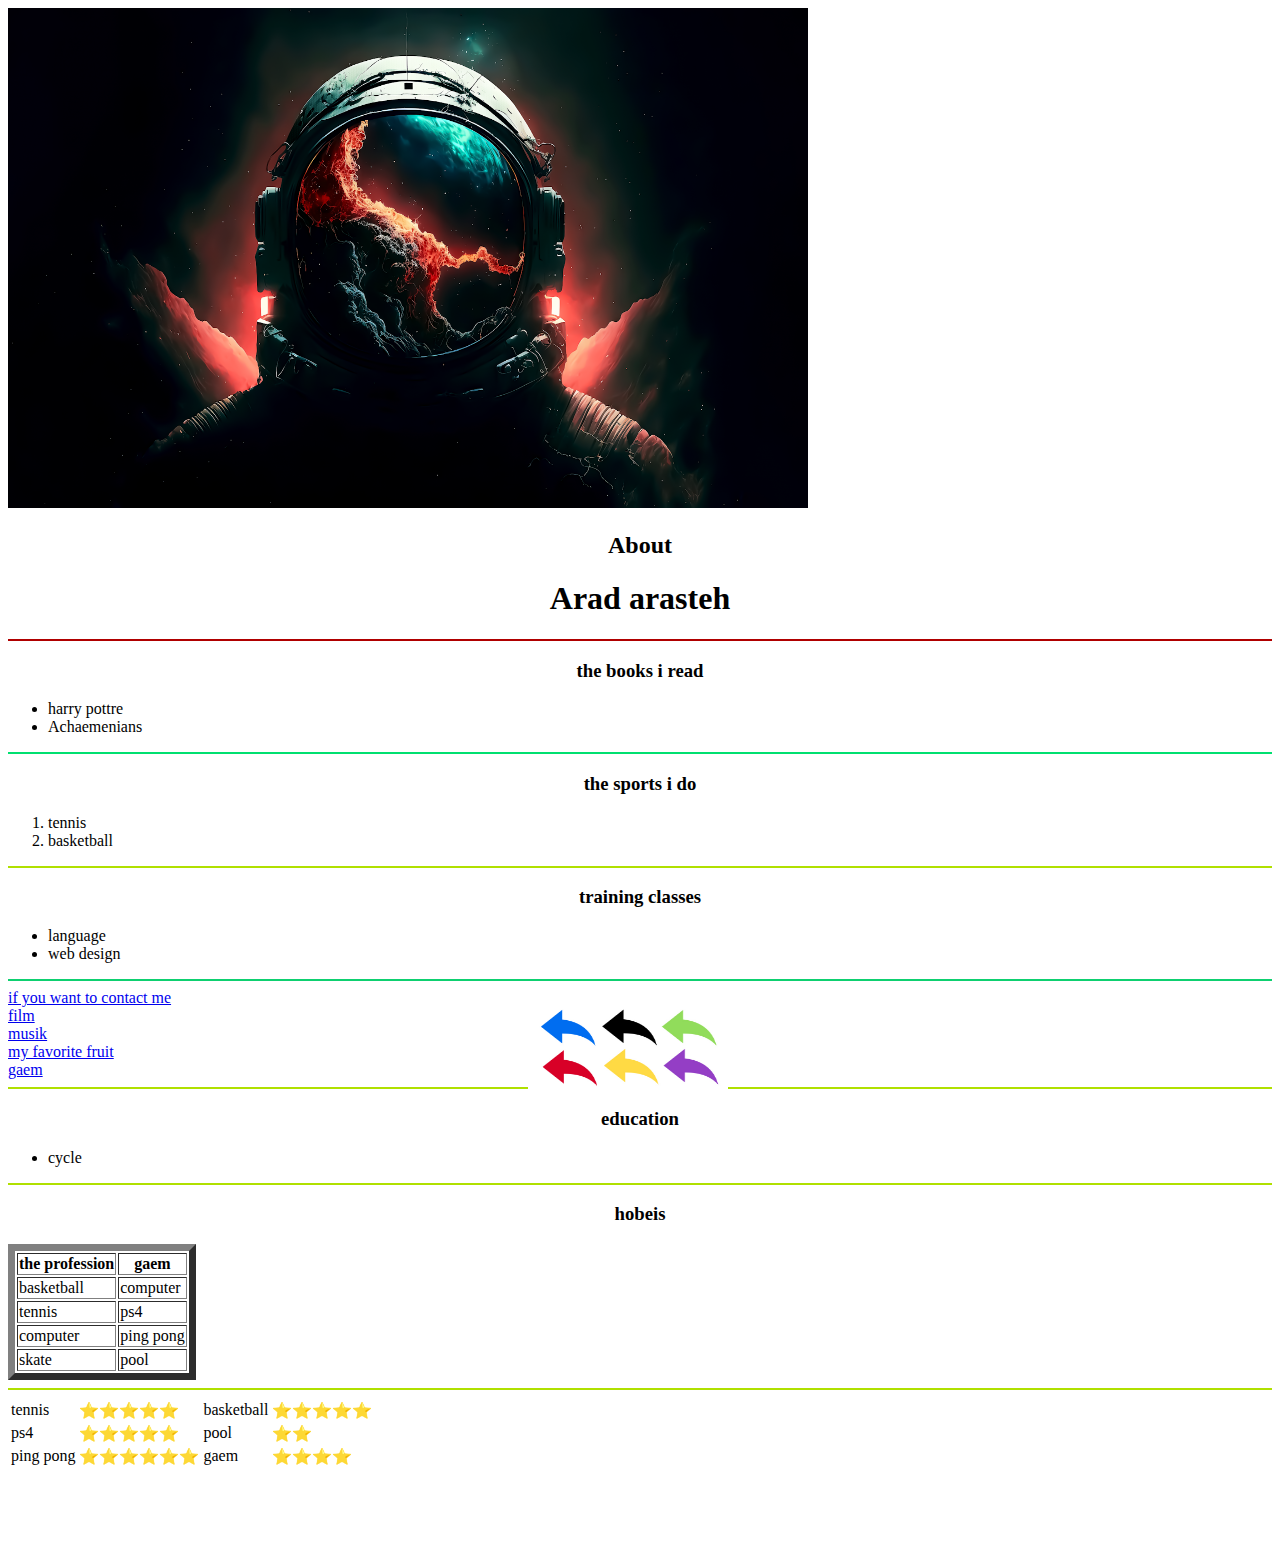
<file: index.html>
<!DOCTYPE html>
<html lang="en">
<head>
    <meta charset="UTF-8">
    <meta name="viewport" content="width=device-width, initial-scale=1.0">
    <title>Arad arasteh</title>
    <link rel="stylesheet" href="css index.css">
</head>
<body>
        <img src="arad.png" alt="photo" width="800" height="500">
    <center>
        <h2>About</h2>
   <h1>Arad arasteh</h1>
    </center>
    <hr color=blak"7">
    <center>
   <h3>the books i read</h3>
    </center>
   <ul>
        <li>harry pottre</li>
        <li>Achaemenians</li>
    </ul>
    <hr color=green"7">
    <center>
   <h3>the sports i do</h3>
    </center>
   <ol>
        <li>tennis</li>
        <li>basketball</li>
   </ol>
   <hr color=blue"7">
   <center>
   <h3>training classes</h3>
   </center>
   <ul>
    <li>language</li>
    <li>web design</li>
   </ul>
   <hr color=red"7">
   <a href="contact_me.html.html">if you want to contact me</a><br>
   <a href="فیلم.html">film</a><br>
   <a href="اهنگ.html">musik</a><br>
   <a href="میوه.html">my favorite fruit</a><br>
   <a href="بازی.html">gaem</a>
   <hr color=blue"7">
<center>
   <h3>education</h3>
</center>
<ul>
    <li>cycle</li>
</ul>
<hr color=blue"7">
<center>
<h3>hobeis</h3>
</center>
<table border="7">
    <thead>
        <tr>
            <th>the profession</th>
            <th>gaem</th>
            <tr>
            <td>basketball</td>
            <td>computer</td>
            </tr>
            <td>tennis</td>
            <td>ps4</td>
            <tr>
                <td>computer</td>
                <td>ping pong </td>
                <tr>
                    <td>skate</td>
                    <td>pool</td>
        </tr>
    </thead>
</table>
<hr color=blue"7">
<table>
    <thead>
        <tr>
            <td>tennis</td>
            <td>⭐⭐⭐⭐⭐</td>
            <td>basketball</td>
            <td>⭐⭐⭐⭐⭐</td>
        </tr>
        <tr>
            <td>ps4</td>
            <td>⭐⭐⭐⭐⭐</td>
            <td>pool</td>
            <td>⭐⭐</td>
        </tr>
        <tr>
            <td>ping pong</td>
            <td>⭐⭐⭐⭐⭐⭐</td>
            <td>gaem</td>
            <td>⭐⭐⭐⭐</td>
        </tr>
    </thead>
</table>
<img class="فلش" src="back-arrow-Top.jpg" alt="photo" width="200px" height="80px">
</body>
</file>
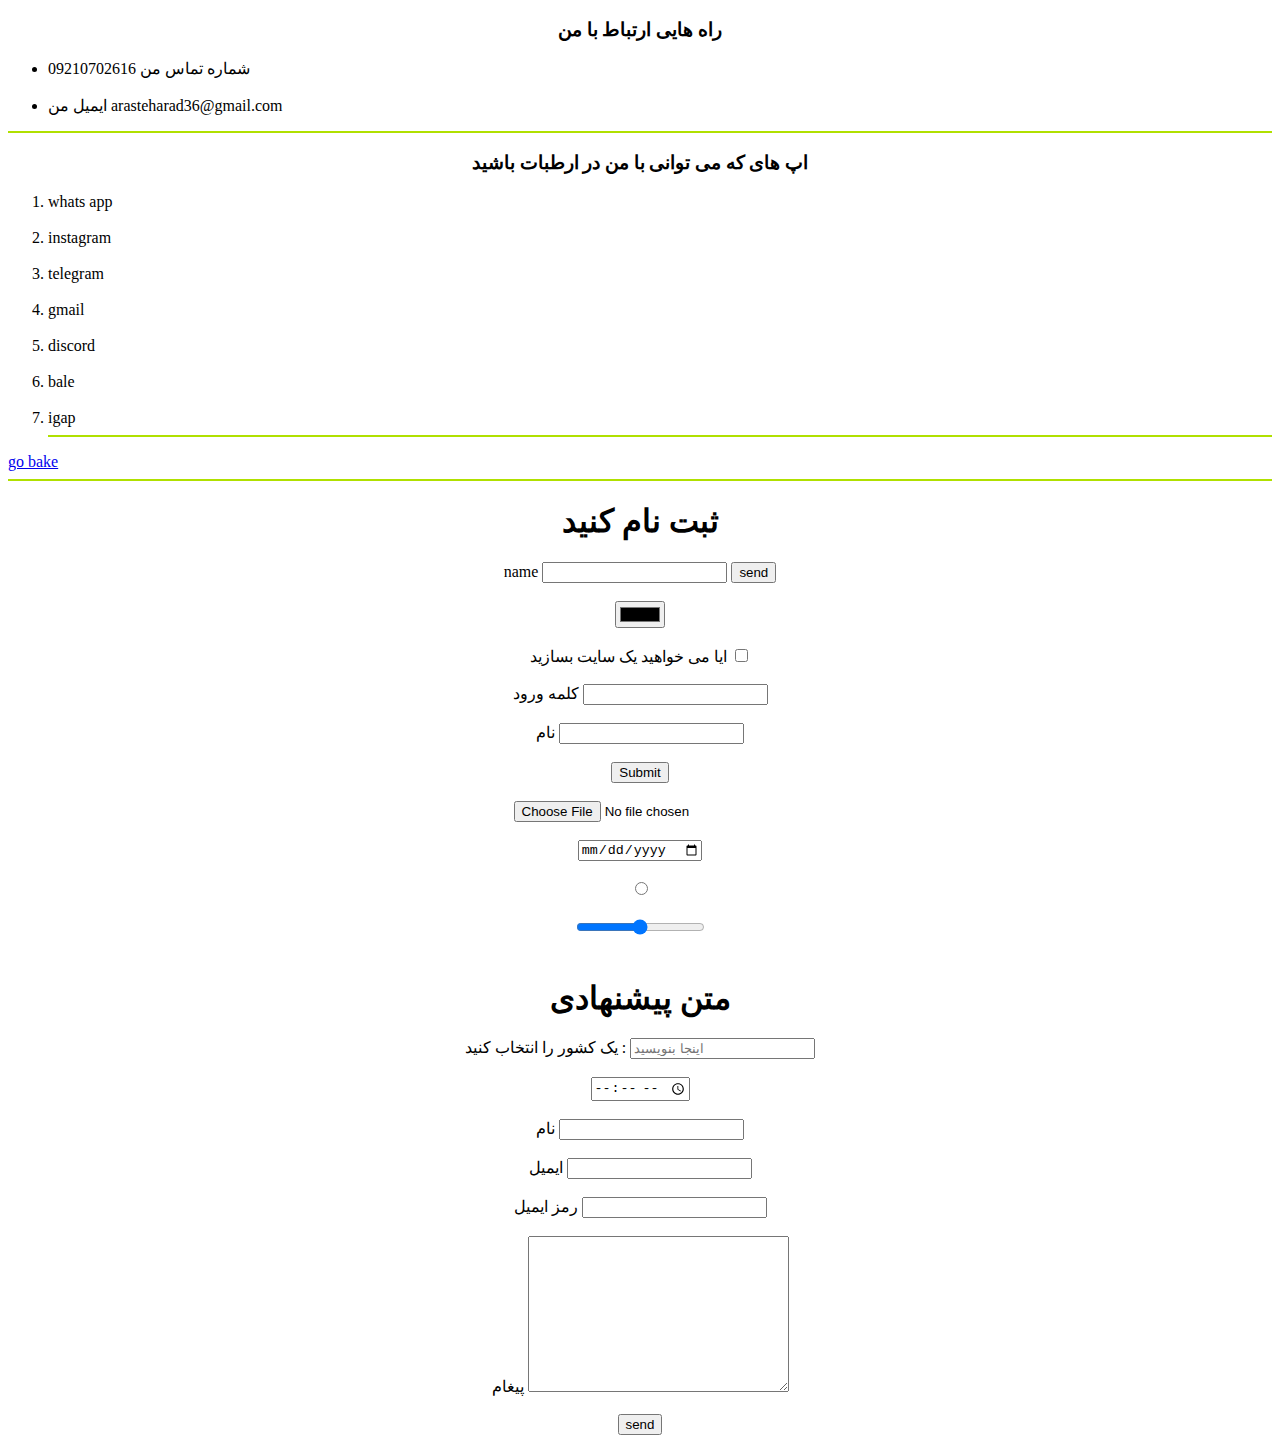
<file: contact_me.html.html>
<!DOCTYPE html>
<html lang="en">
<head>
    <meta charset="UTF-8">
    <meta name="viewport" content="width=device-width, initial-scale=1.0">
    <title>Document</title>
</head>
<body>
    <center>
    <h3>راه هایی ارتباط با من </h3>
    </center>
    <ul>
        <li>شماره تماس من 09210702616</li>
        <br>
        <li>ایمیل من  arasteharad36@gmail.com</li>
    </ul>
    <hr color=blue"7">
    <center>
    <h3>اپ های که می توانی با من در ارطبات باشید</h3>
    </center>
    <ol>
        <li>whats app</li>
        <br>
        <li>instagram</li>
        <br>
        <li>telegram</li>
        <br>
        <li>gmail</li>
        <br>
        <li>discord</li>
        <br>
        <li>bale</li>
        <br>
        <li>igap</li>
        <hr color=blue"7">
    </ol>
    <a href="index.html">go bake</a>
    <hr color=blue"7">
    <center>
    <h1>ثبت نام کنید</h1>
    <form action="هک.html" method="post">
        <label>name</label>
        <input type="text" name="" value="">
        <input type="submit" name="" value="send">
    </form><br>
    <form action="هک.html" method="post">
        <input type="color" name="" value=""><br><br>
        <label>ایا می خواهید یک سایت بسازید</label>
        <input type="checkbox" name="" value=""><br><br>
        <label>کلمه ورود</label>
        <input type="password" name=""><br><br>
        <label>نام</label>
        <input type="text"><br><br>
        <input type="submit"><br><br>
        <input type="file"><br><br>
        <input type="date"><br><br>
        <input type="radio"><br><br>
        <input type="range"><br><br>
        <h1> متن پیشنهادی </h1>
<form>
<label for="country">یک کشور را انتخاب کنید : </label>
<input list="countries" name=country" id="country" placeholder="اینجا بنویسید" /> <br><br>
<datalist id="countries">
<option value="آمریکا"></option>
<option value="هند"></option>
<option value="آلمان"></option>
<option value="ایران"></option>
<option value="چین"></option>
</datalist>
<input type="time"/><br><br>
</form>
    </form>
    <form action="هک.html" method="post">
        <label>نام</label>
        <input type="text" name="" value=""><br><br>
        <label>ایمیل</label>
        <input type="email" name="" value=""><br><br>
        <label>رمز ایمیل</label>
        <input type="password" name="" value=""><br><br>
        <label>پیغام</label>
        <textarea name=""  cols="30" rows="10"></textarea><br><br>
        <input type="submit" name="" value="send">
         </center>
    </form>
</body>
</html>
</file>
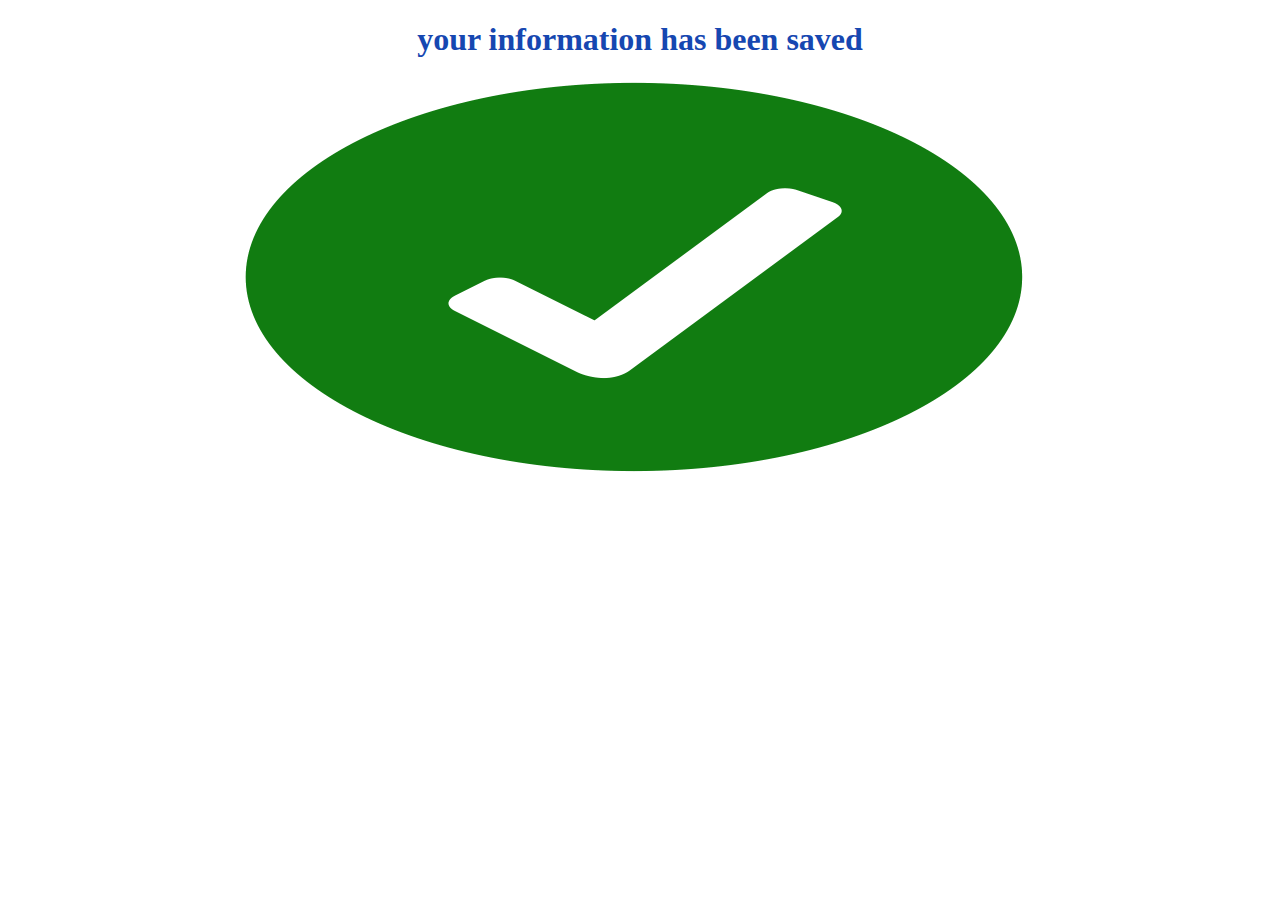
<file: اطلاعات شما ذخیره شد.html>
<!DOCTYPE html>
<html lang="en">
<head>
    <meta charset="UTF-8">
    <meta name="viewport" content="width=device-width, initial-scale=1.0">
    <title>Document</title>
    <style>
        h1 {
            color: rgb(22, 71, 177);
        }
    </style>
</head>
<body>
    <center>
    <h1>your information has been saved</h1>
    <img src="poster_5ac0a415-a98e-4e17-8387-6c23e8f7120d.png" width="800" height="400" alt="photo">
</center>
</body>
</html>
</file>
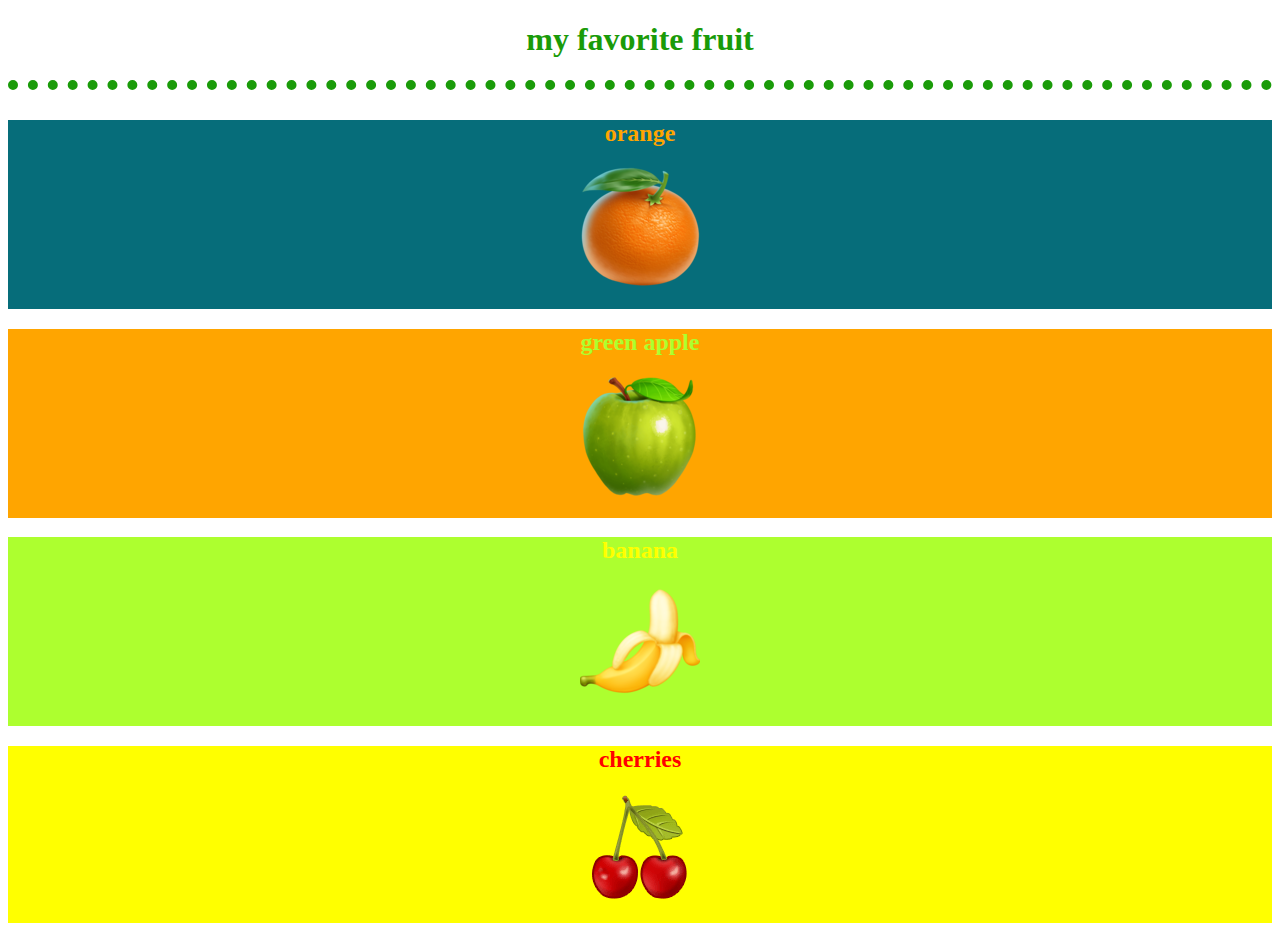
<file: میوه.html>
<!DOCTYPE html>
<html lang="en">
<head>
    <meta charset="UTF-8">
    <meta name="viewport" content="width=device-width, initial-scale=1.0">
    <title>fruit</title>
    <link rel="stylesheet" href="css.css">
  <link rel="icon" href="green-apple_1f34f.png">
</head>
<body>
    <center>
  <h1>my favorite fruit</h1>
  <hr>
    </center>
    <div class="oreng">
     <h2 class="orange">orange</h2>
    <img src="tangerine_1f34a.png" alt=""><br><br>
  </div>
  <div class="appe">
    <h2 class="apple">green apple</h2>
    <img src="green-apple_1f34f.png" alt=""><br><br>
  </div>
  <div class="banna">
    <h2 id="banana">banana</h2>
    <img src="banana_1f34c.png" alt=""><br><br>
  </div>
  <div class="chee">
    <h2 id="cherries">cherries</h2>
    <img src="cherries_1f352.png" alt=""><br><br>
    </div>
</body>
</html>
</file>
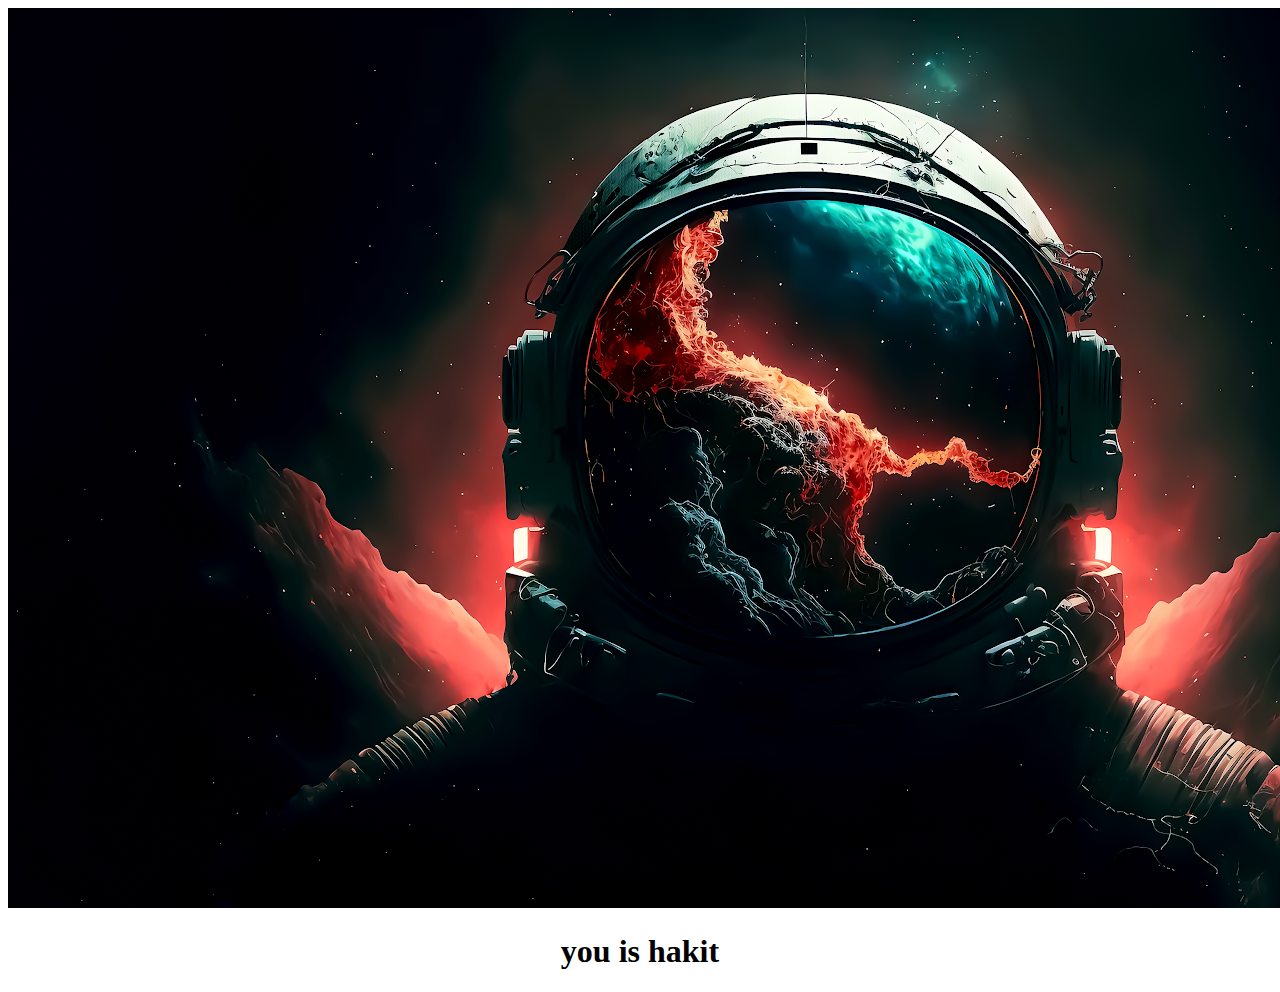
<file: هک.html>
<!DOCTYPE html>
<html lang="en">
<head>
    <meta charset="UTF-8">
    <meta name="viewport" content="width=device-width, initial-scale=1.0">
    <title>Document</title>
</head>
<body>
    <img src="arad.png" alt="photo">
    <center>
    <h1>you is hakit</h1>
    </center>
</body>
</html>
</file>
<file: css index.css>
.فلش {
    position: relative;
    bottom: 460px;
    left: 520px;
}
</file>
<file: css.css>
body {
    text-align: center;
}
h1
{
color: rgb(26, 155, 9);
}
h3
{
    color: #66bfbf;
}

.orange {
color: orange;
}

.apple {
    color: greenyellow;
}

#banana {
    color: yellow;
}

#cherries {
    color: red;
}

hr {
    border-style: dotted none none;
    border-color: rgb(26, 155, 9);
    border-width: 10px;
    height: 10px;
    }

    .oreng {
        background-color: rgb(6, 109, 122);
    }

    .appe {
        background-color: orange;
    }

    .banna {
        background-color: greenyellow;
    }

    .chee {
        background-color: yellow;
    }
</file>
